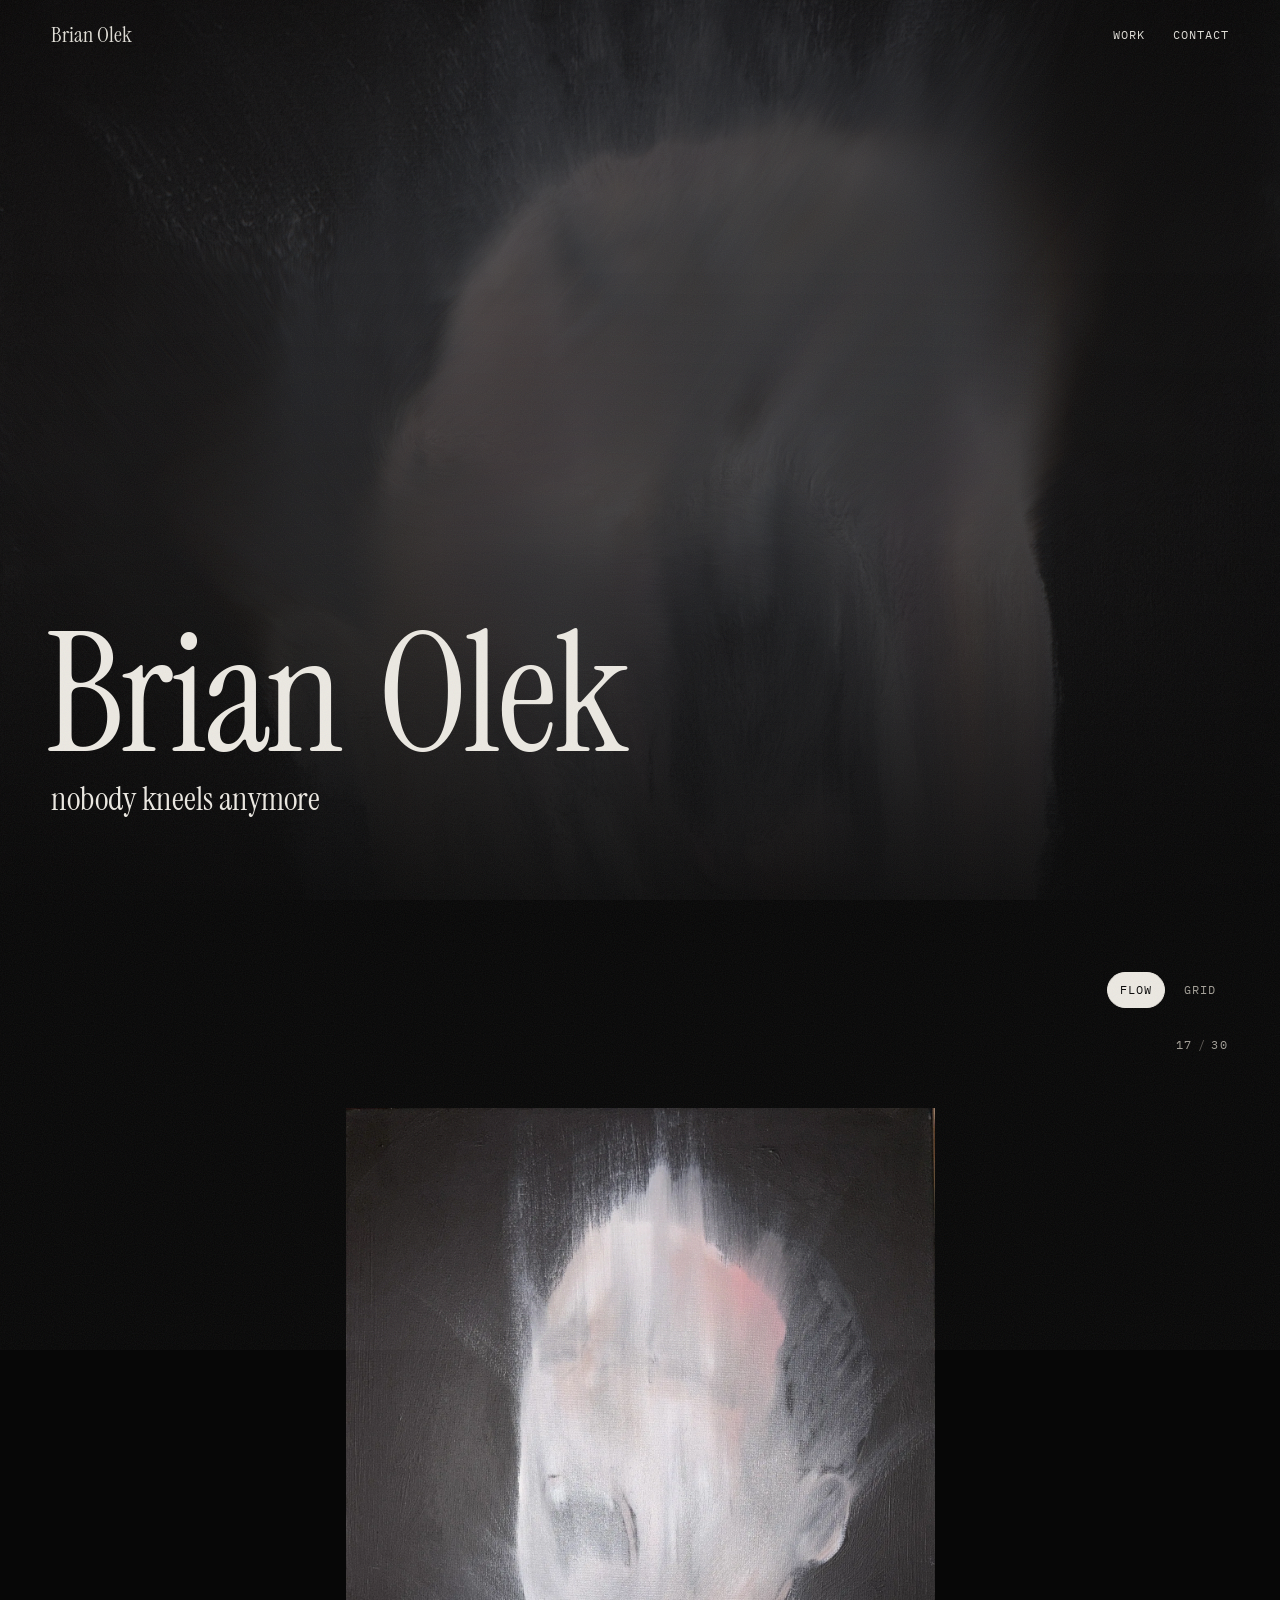
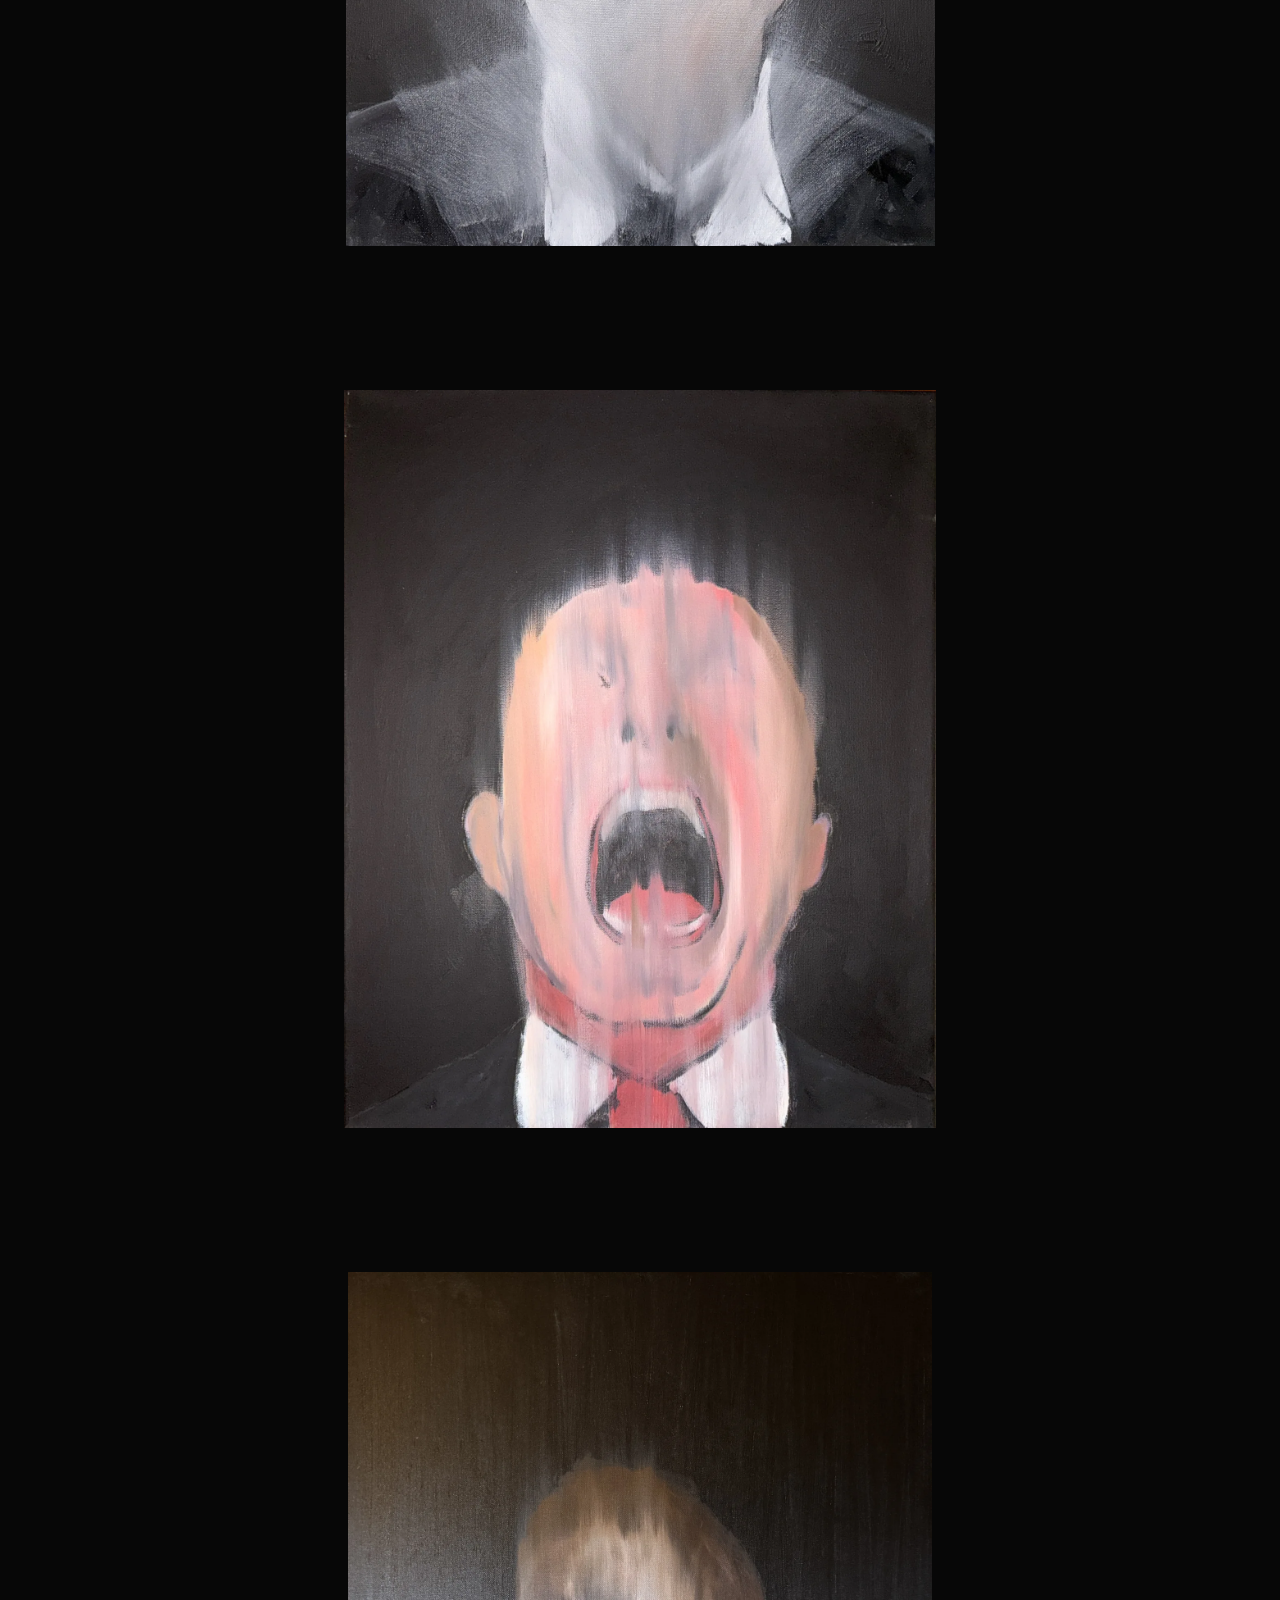
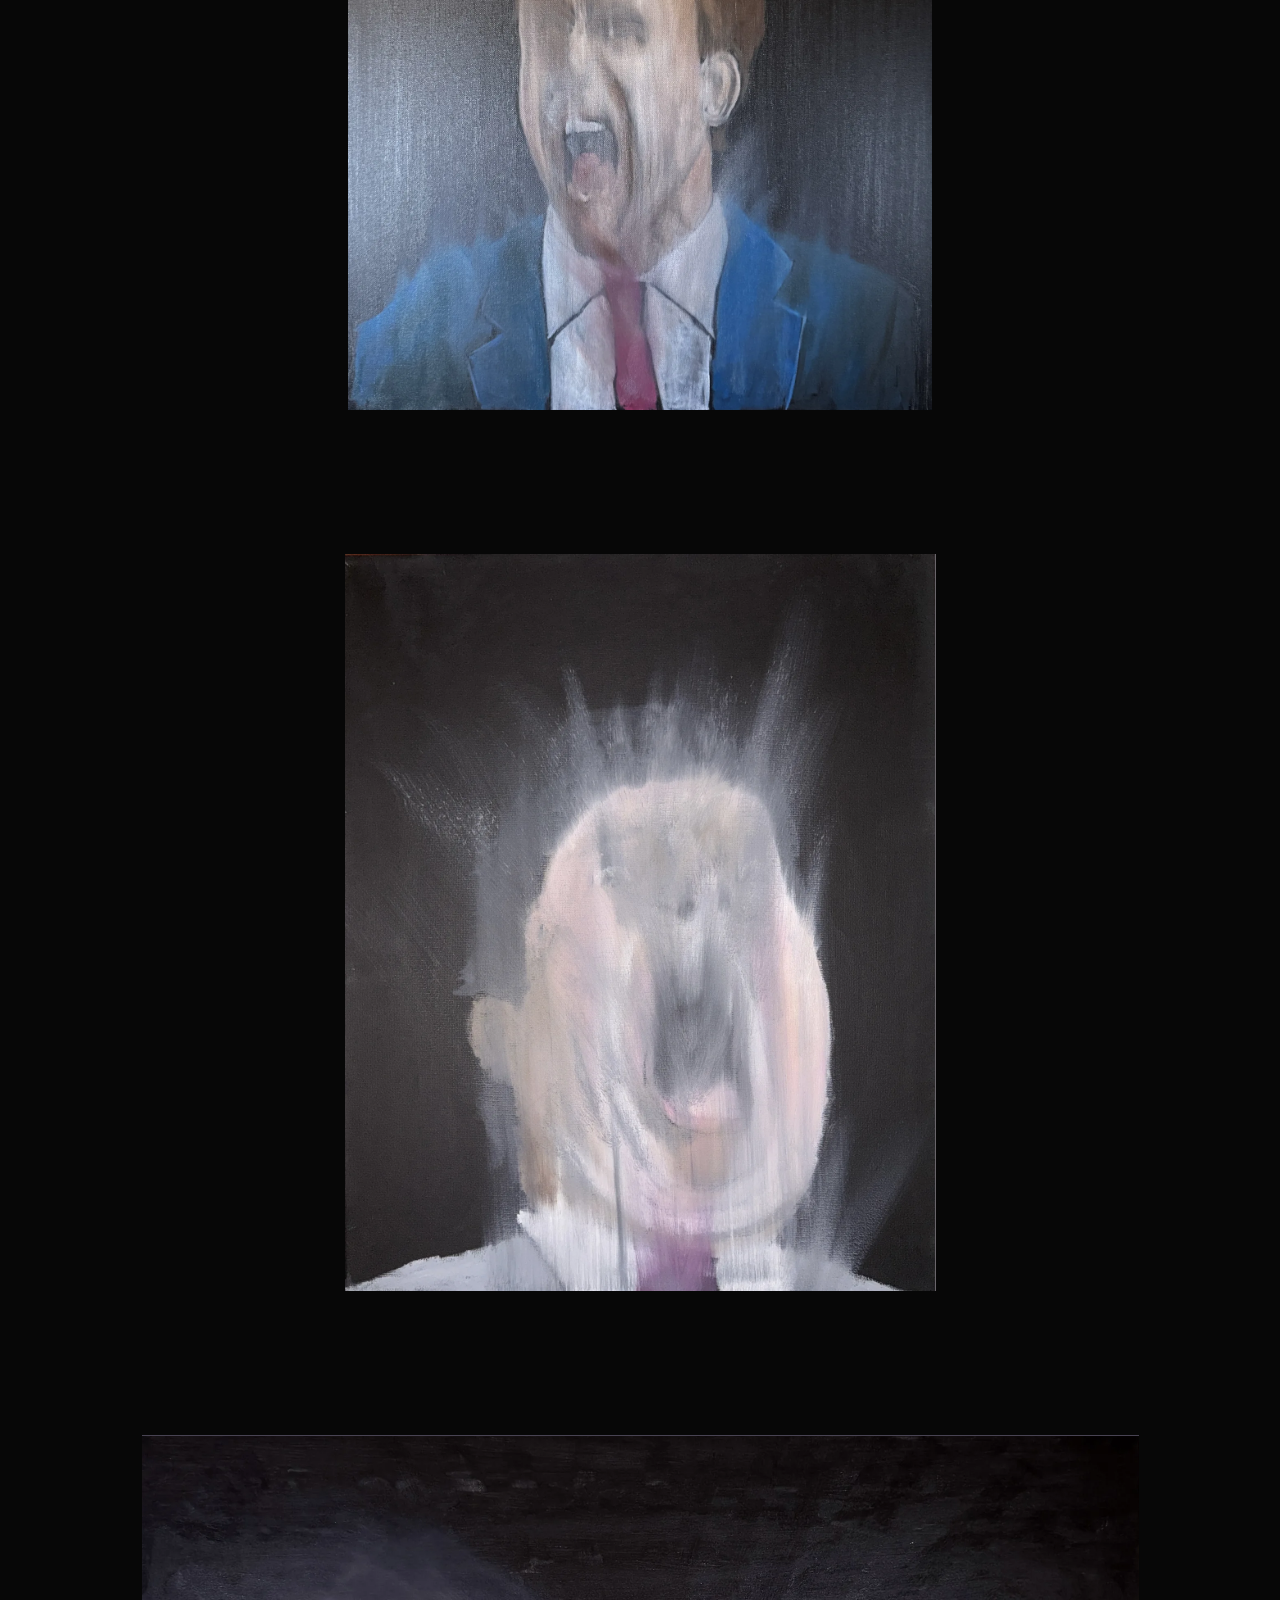
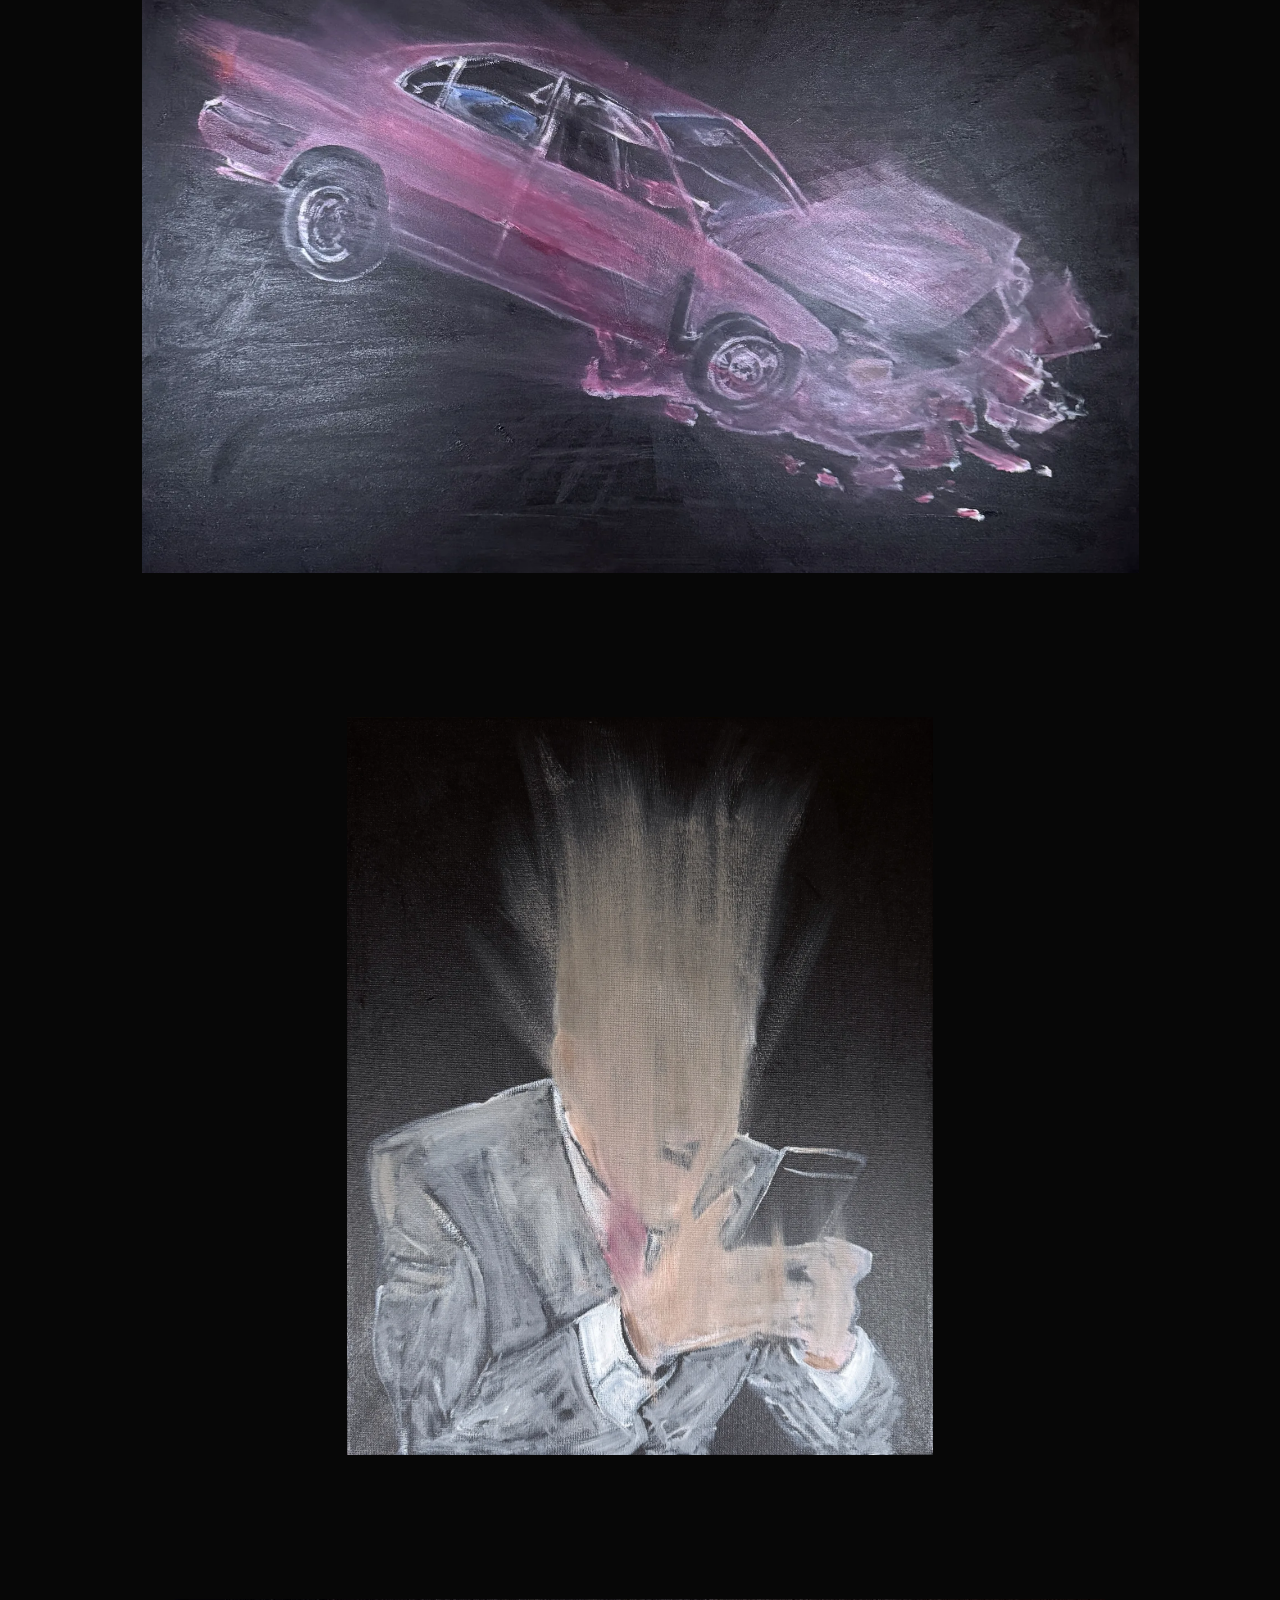
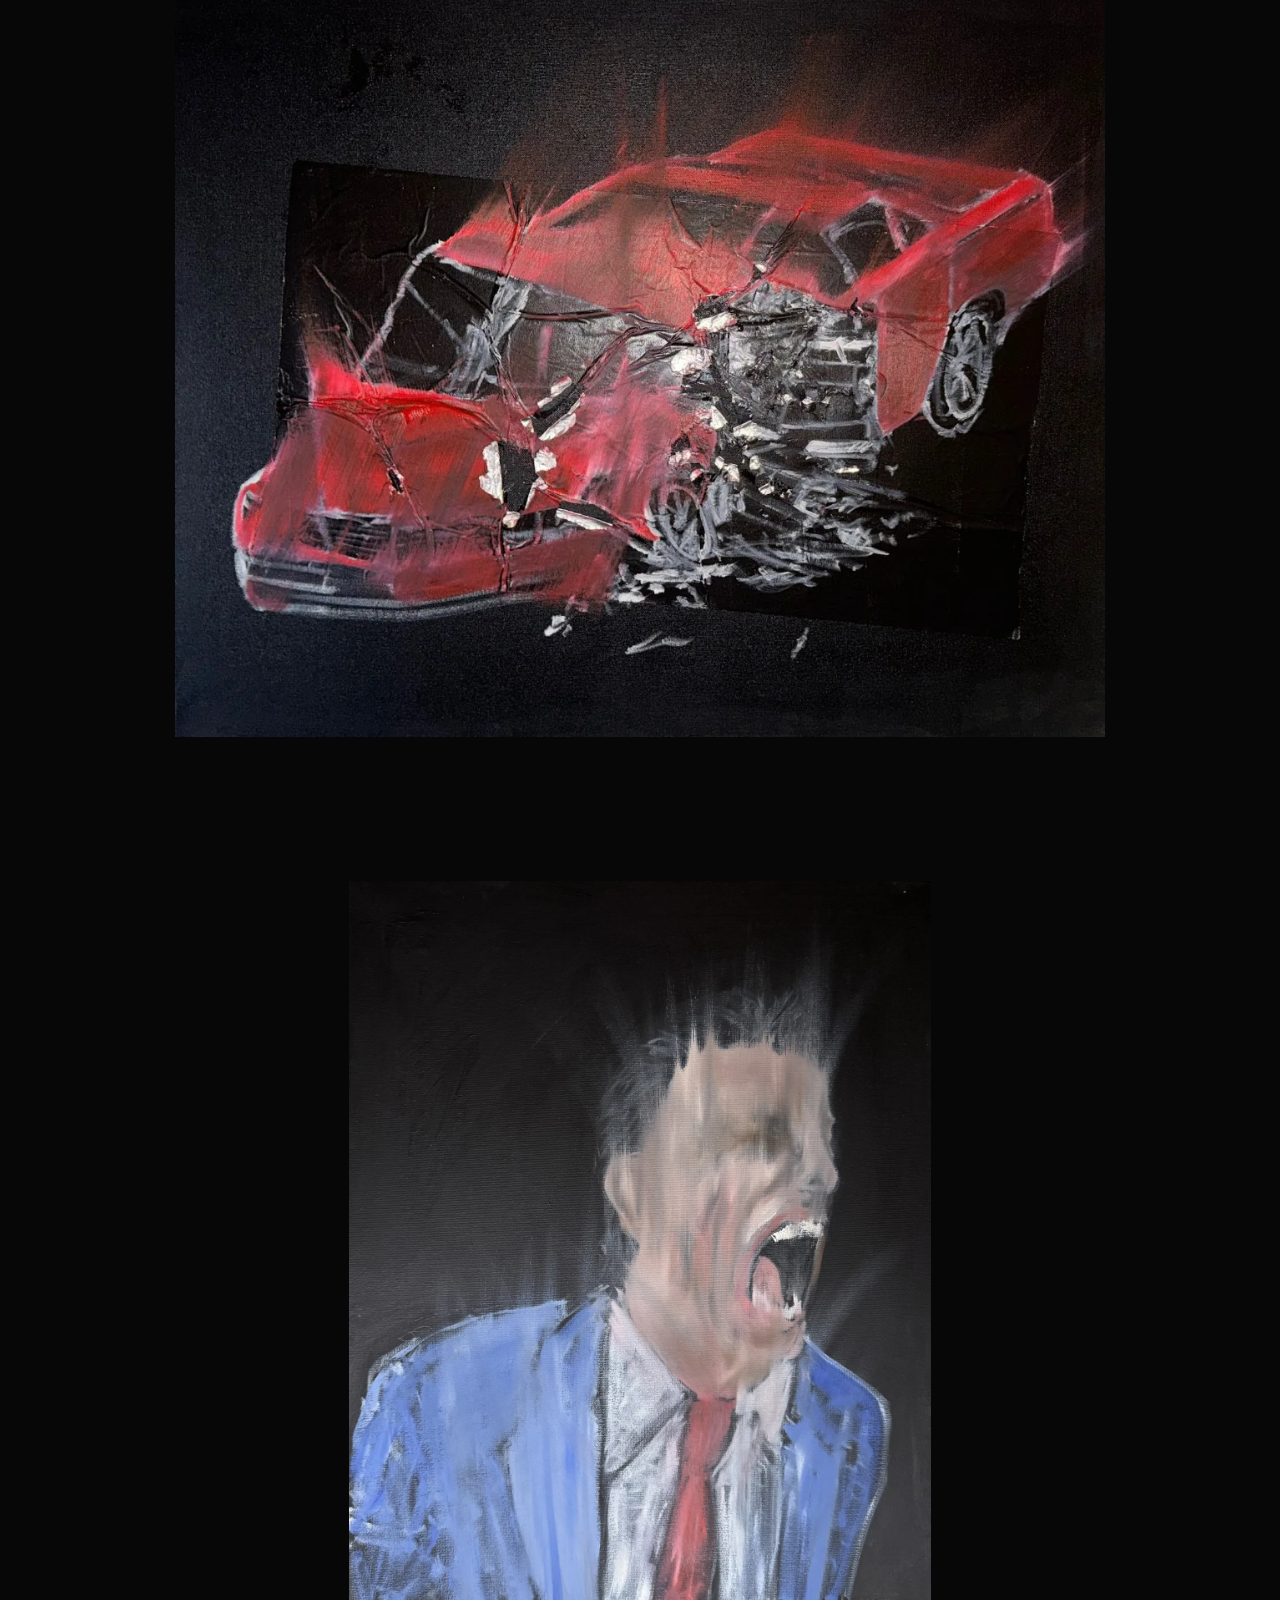
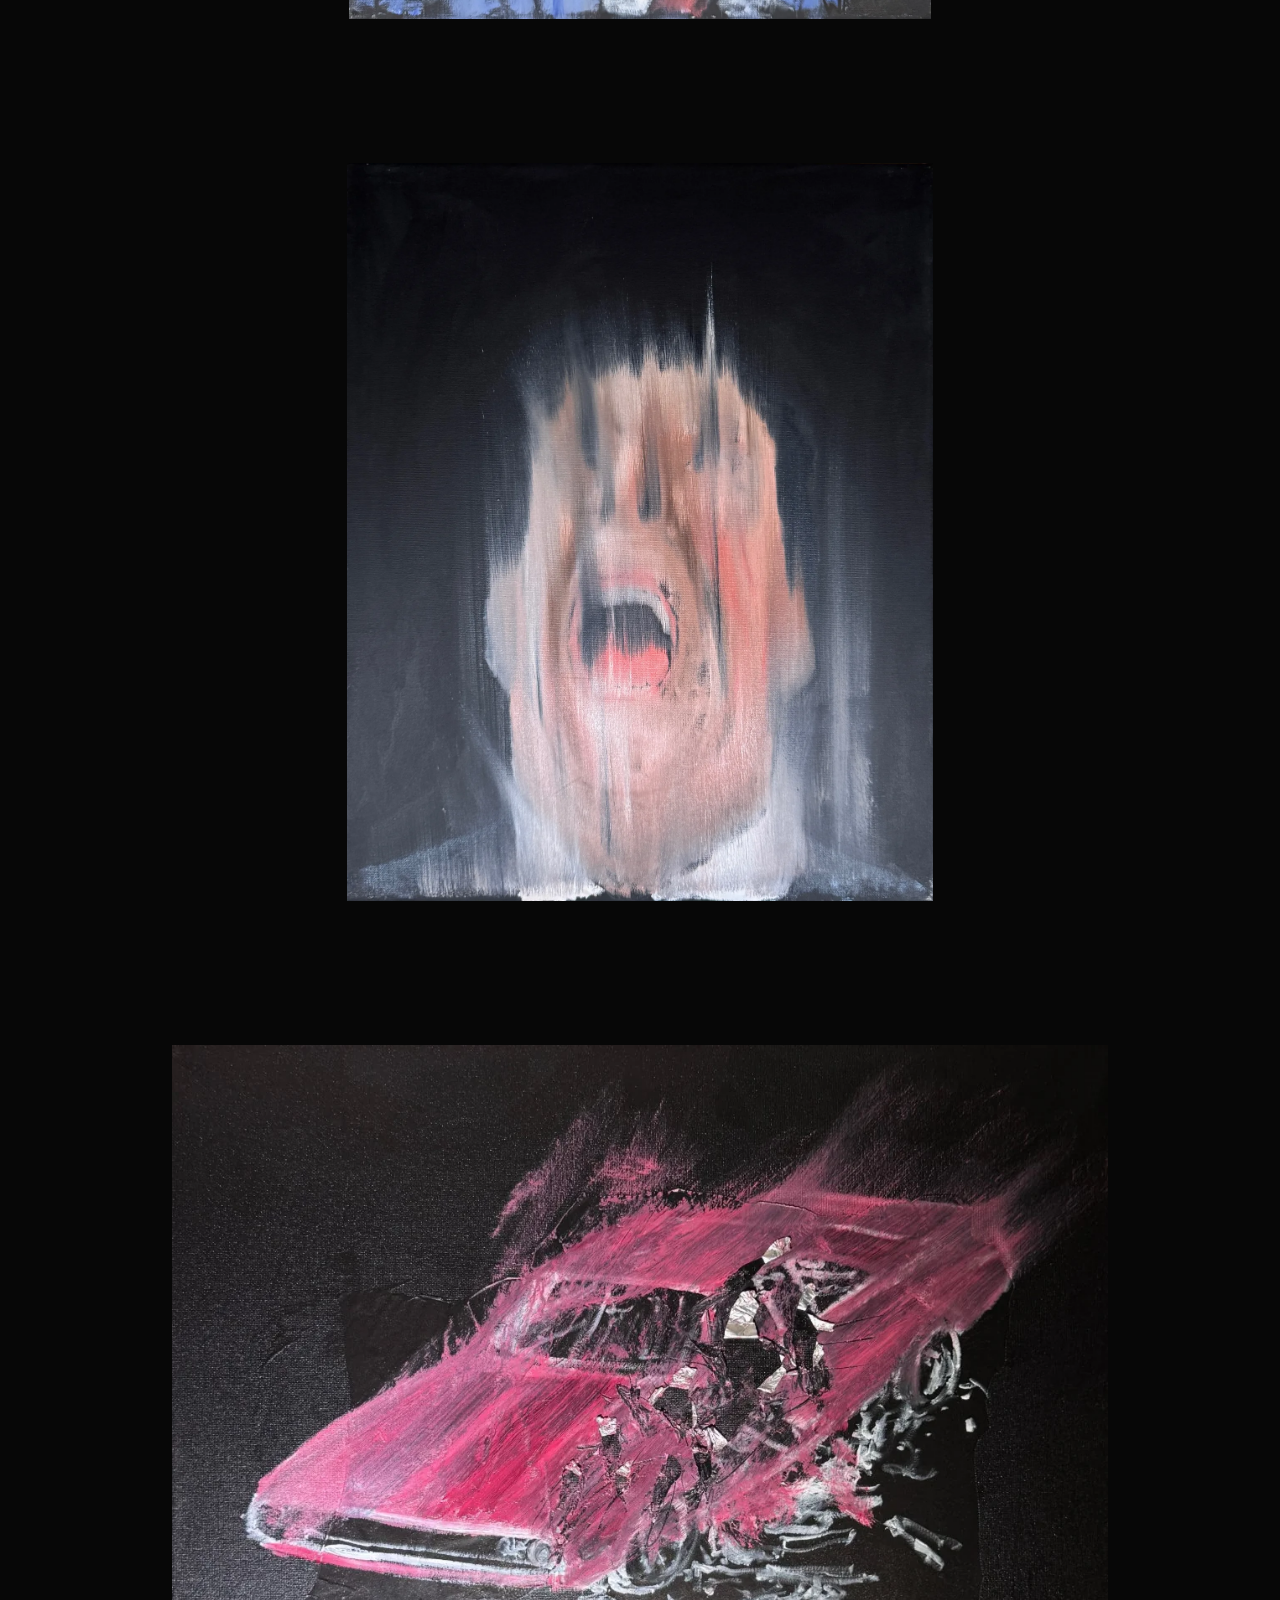
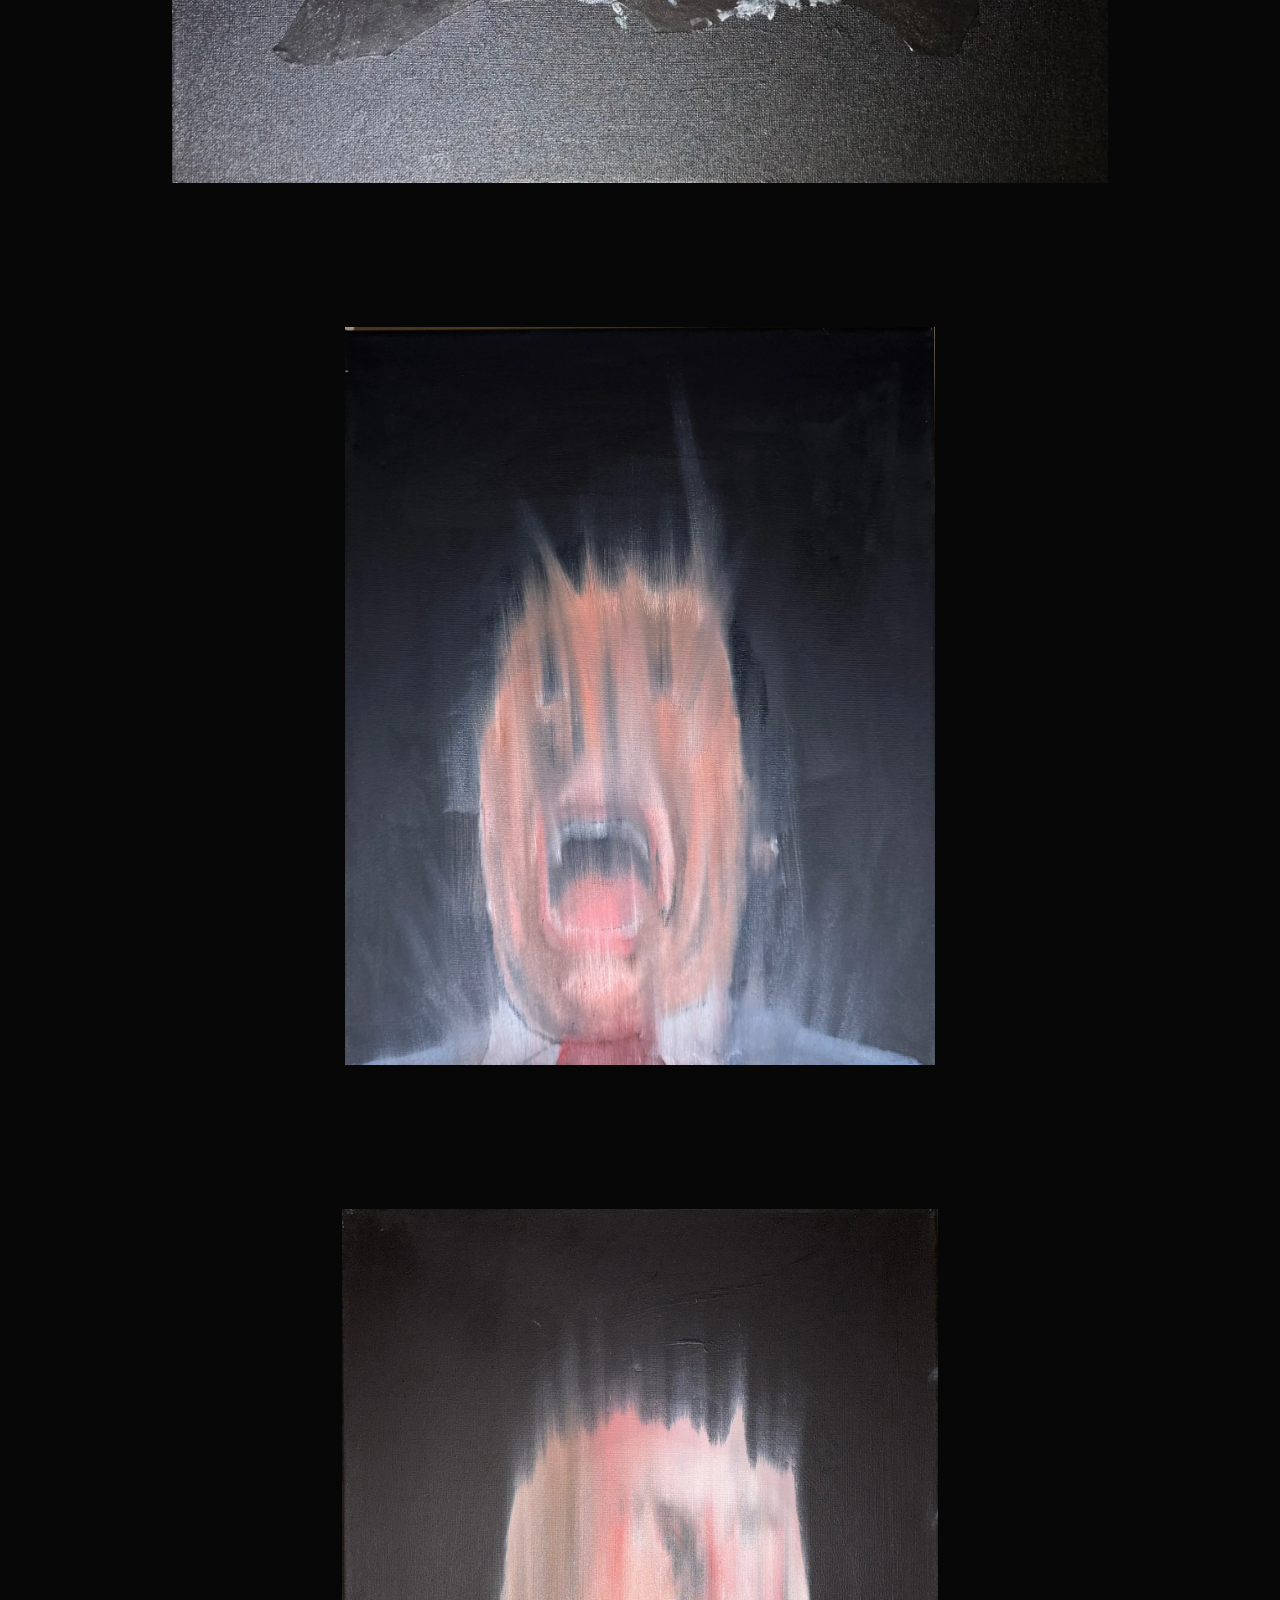
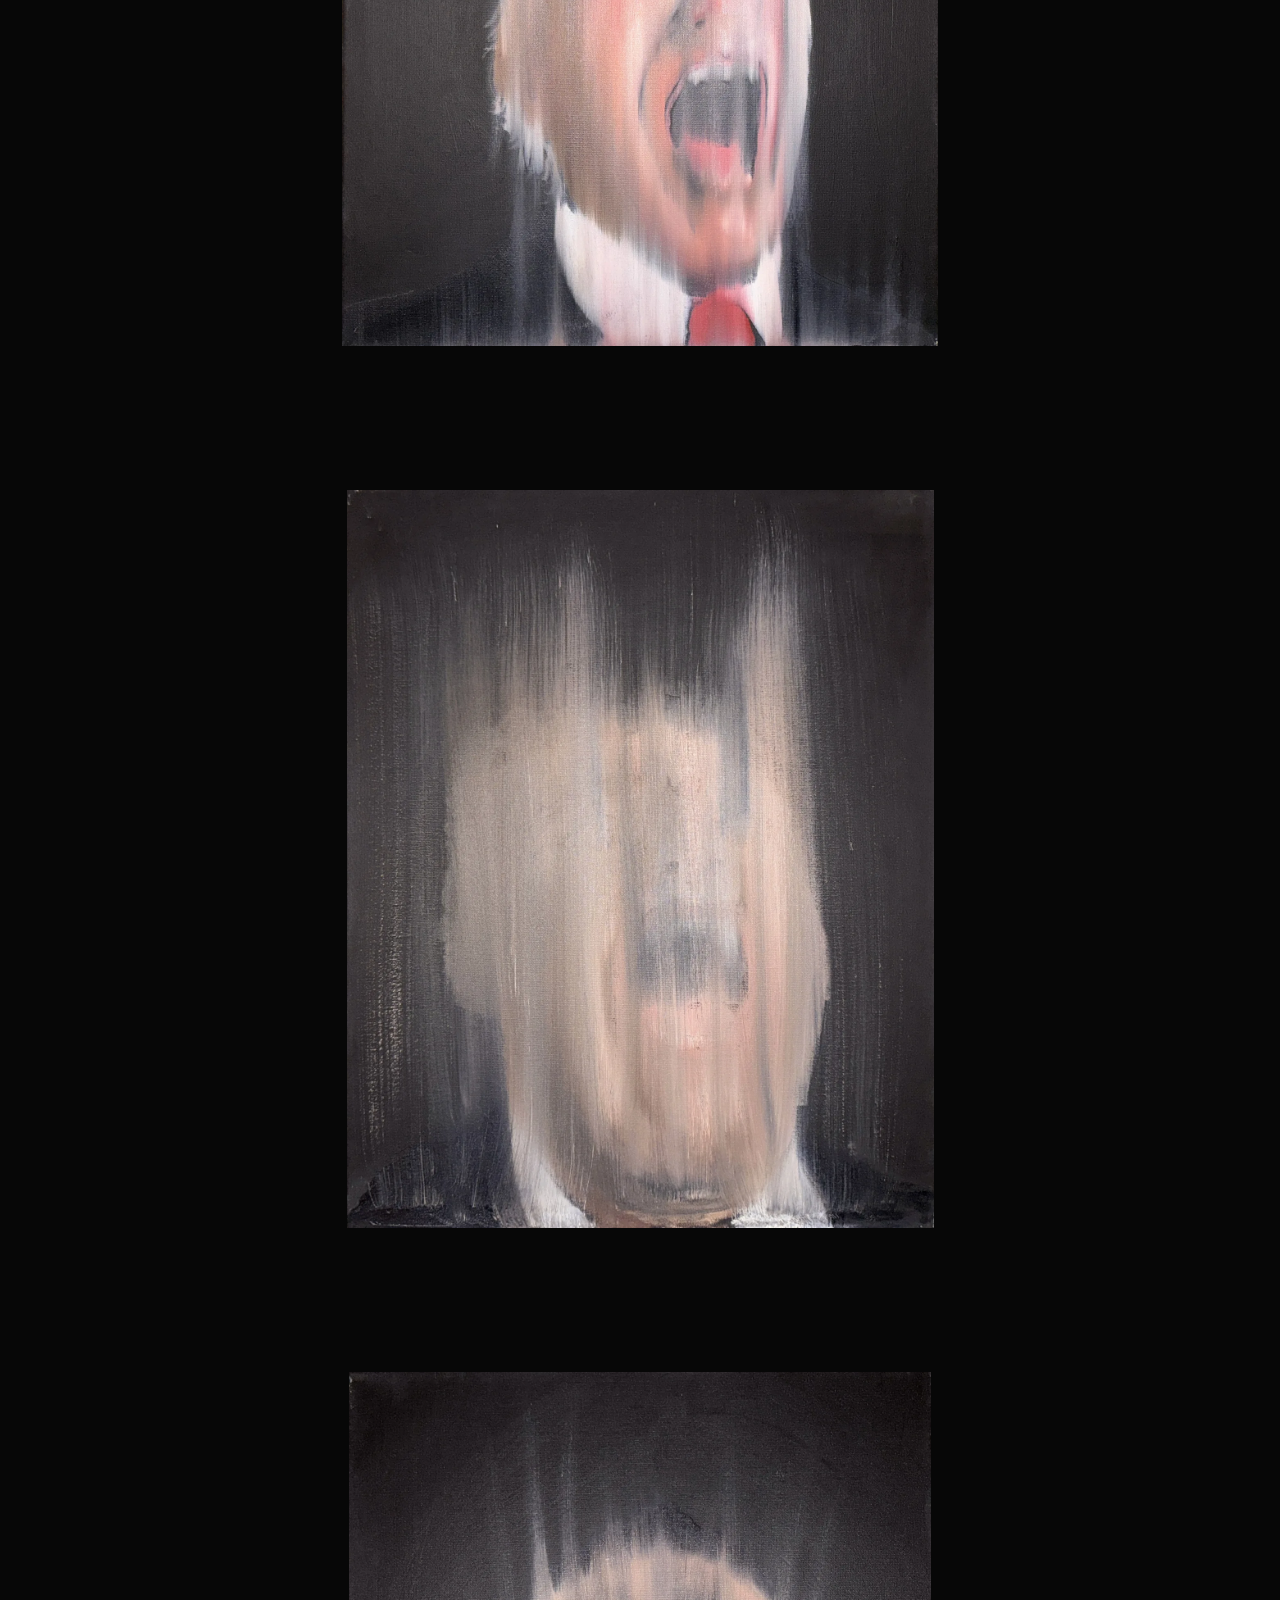
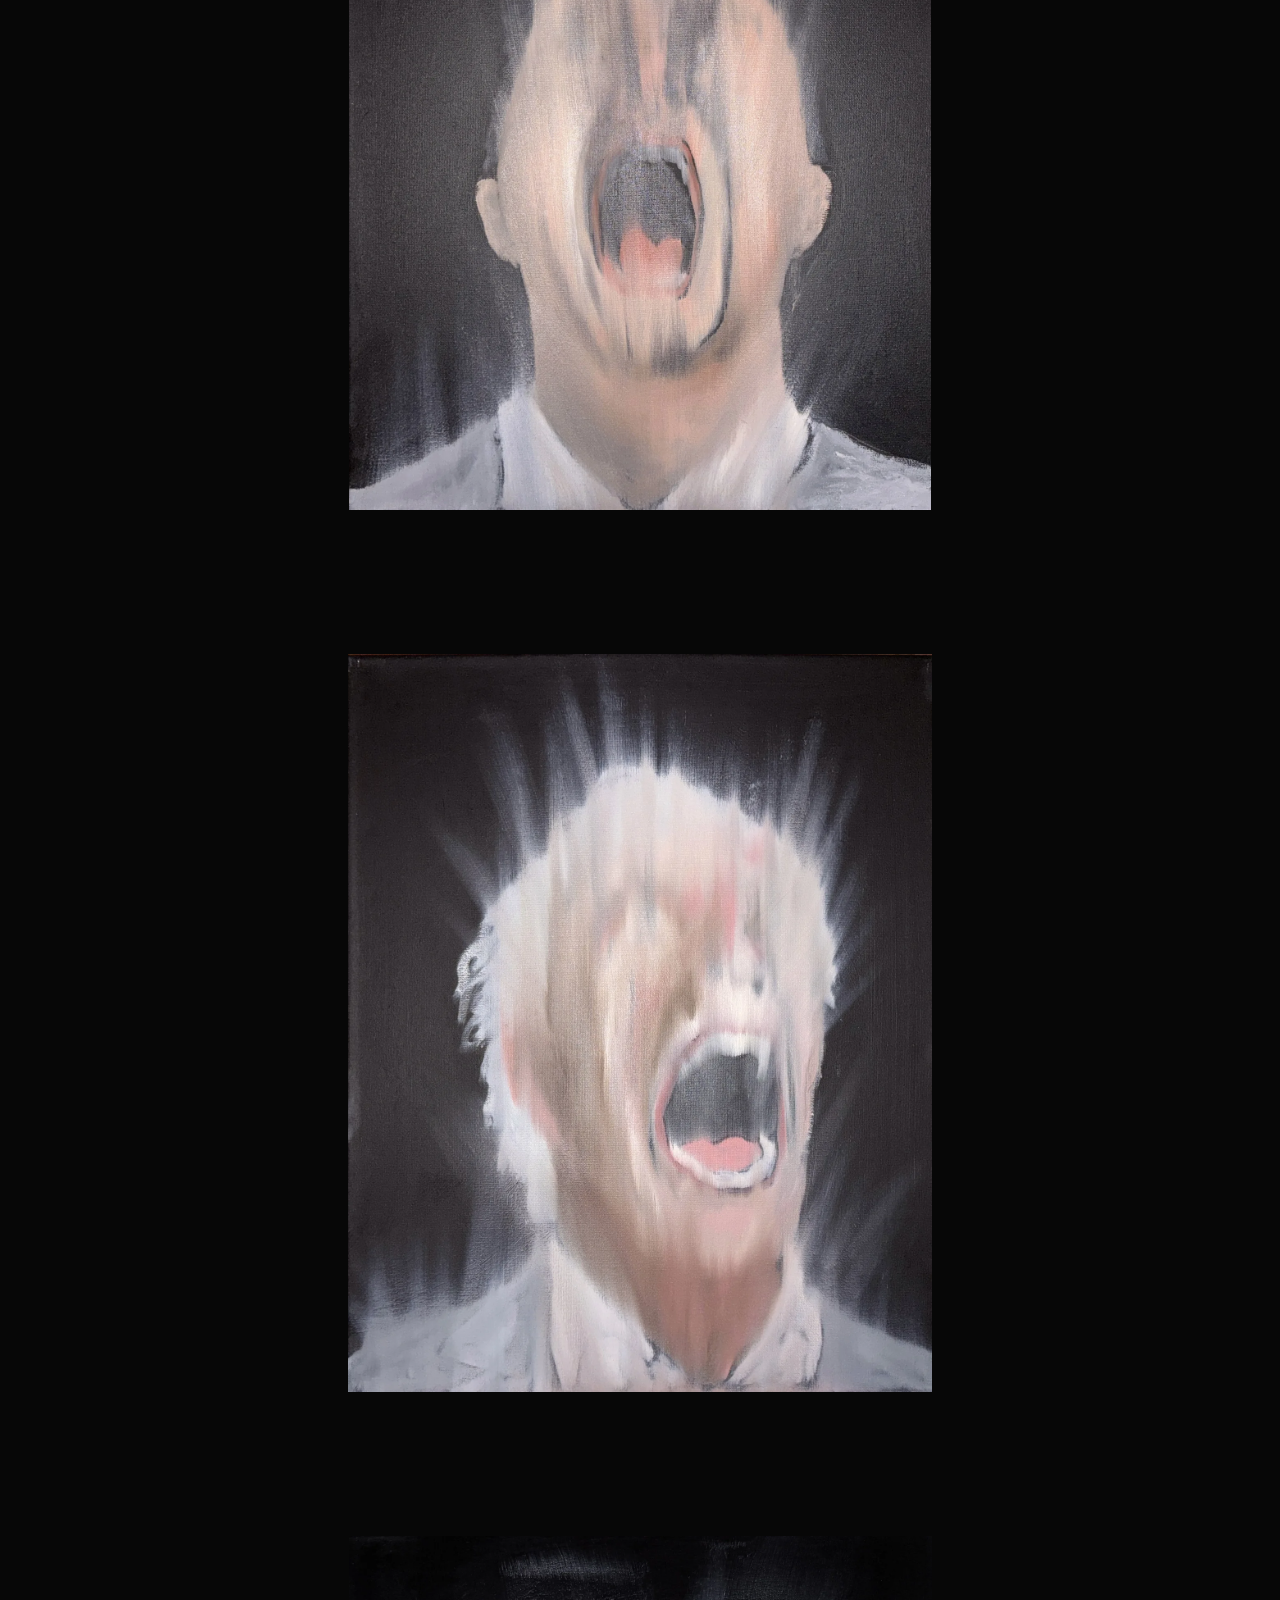
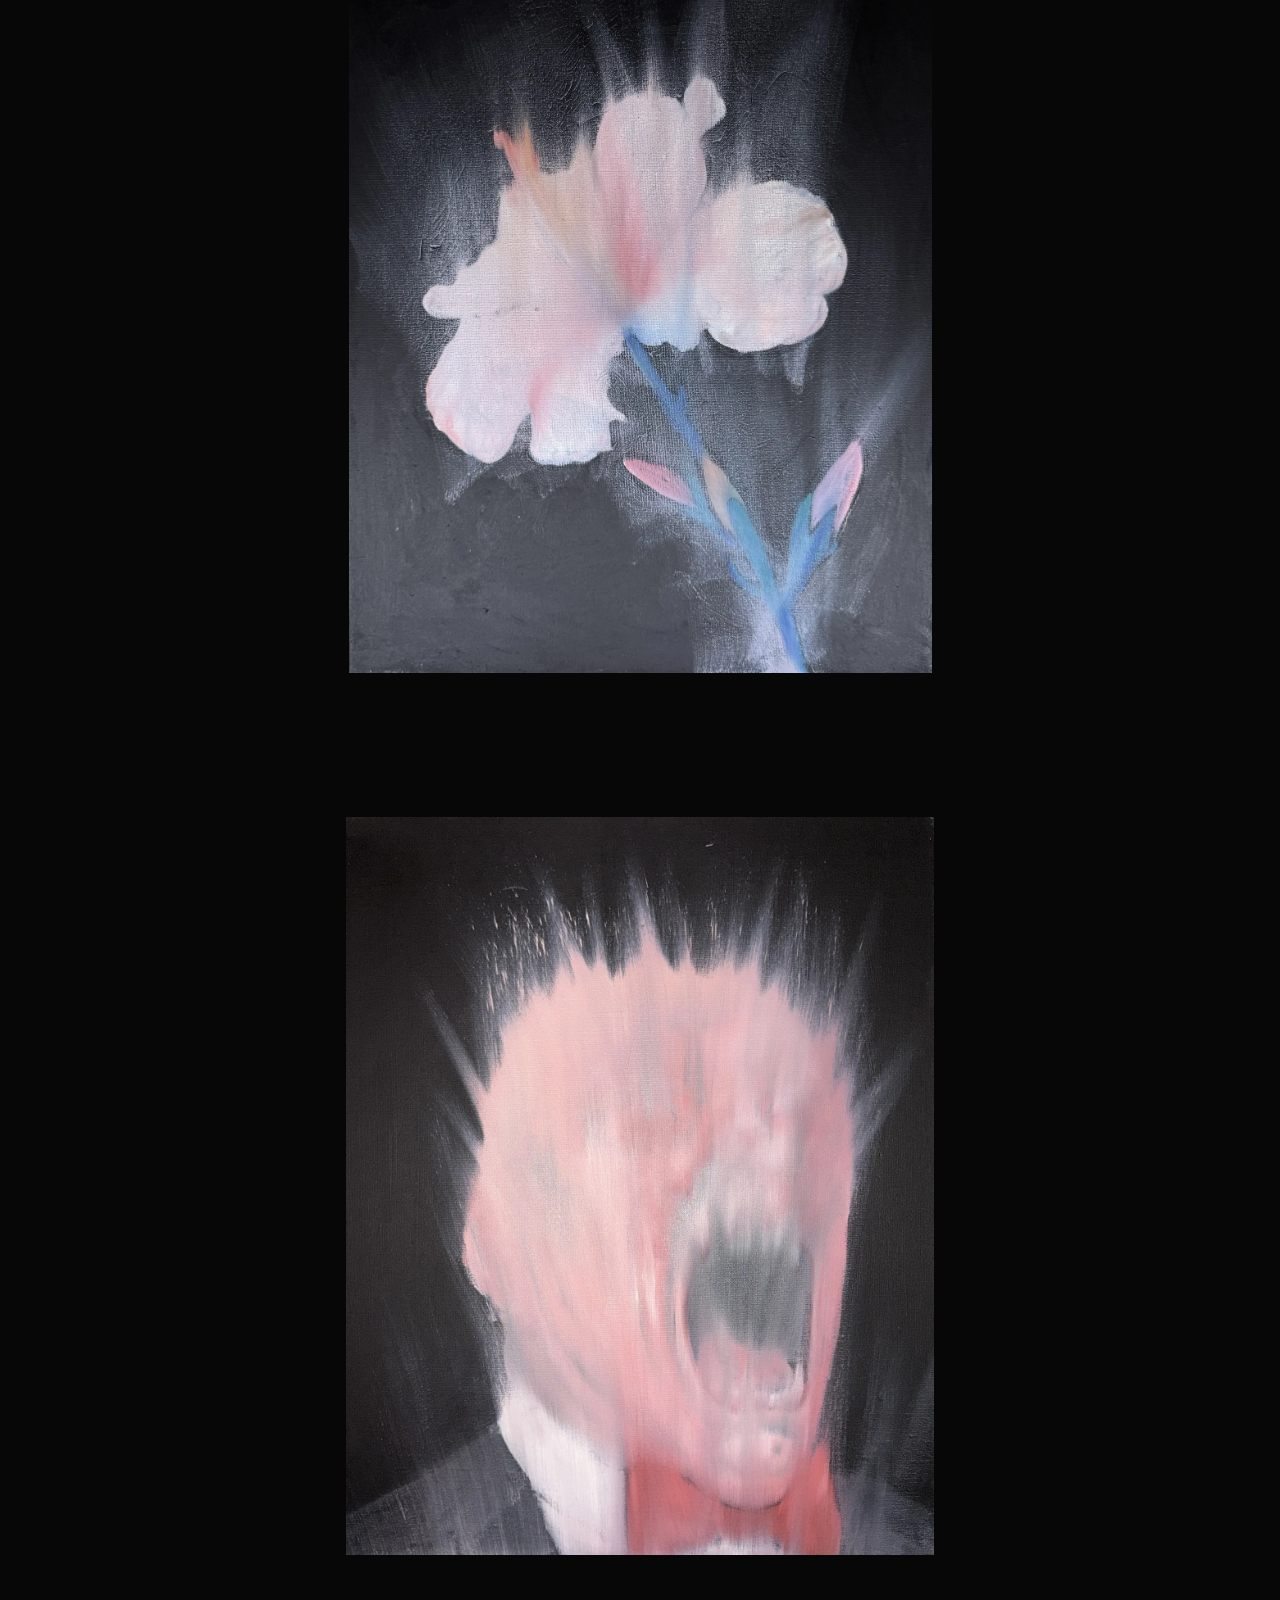
<file: index.html>
<!doctype html>
<html lang="en">
<head>
<meta charset="utf-8">
<meta name="viewport" content="width=device-width, initial-scale=1">
<title>Brian Olek</title>
<meta name="description" content="Brian Olek, painter.">
<meta property="og:title" content="Brian Olek">
<meta property="og:description" content="Brian Olek, painter.">
<meta property="og:image" content="img/full/w02.webp">
<meta name="theme-color" content="#070707">
<link rel="preconnect" href="https://fonts.googleapis.com">
<link rel="preconnect" href="https://fonts.gstatic.com" crossorigin>
<link href="https://fonts.googleapis.com/css2?family=Instrument+Serif:ital@0;1&family=IBM+Plex+Mono:wght@400;500&display=swap" rel="stylesheet">
<link rel="stylesheet" href="css/style.css">
<link rel="icon" href="data:image/svg+xml,<svg xmlns='http://www.w3.org/2000/svg' viewBox='0 0 32 32'><rect width='32' height='32' fill='%23070707'/><circle cx='16' cy='16' r='7' fill='%23d1232b'/></svg>">
</head>
<body>

<svg class="defs" aria-hidden="true" width="0" height="0">
  <filter id="vblur" x="-20%" y="-40%" width="140%" height="180%">
    <feGaussianBlur stdDeviation="0 22"/>
  </filter>
</svg>

<div class="progress" aria-hidden="true"></div>
<div class="grain" aria-hidden="true"></div>
<div class="cursor" aria-hidden="true"></div>

<header class="top">
  <a class="wordmark" href="#top">Brian Olek</a>
  <nav class="nav" aria-label="Main">
    <a href="#work">Work</a>
    <a href="#contact">Contact</a>
  </nav>
</header>

<main id="top">

  <section class="hero" aria-label="Introduction">
    <canvas class="smear" id="smear"></canvas>
    <div class="hero-copy">
      <h1 class="name" data-smear>Brian Olek</h1>
      <p class="lede">man living in world</p>
    </div>
  </section>

  <section class="work" id="work">
    <div class="work-head">
      <div class="views" role="group" aria-label="View">
        <button class="chip is-on" data-view="flow">Flow</button>
        <button class="chip" data-view="grid">Grid</button>
      </div>
    </div>
    <div class="counter" aria-hidden="true"><span id="counterNow">01</span><span class="counter-sep">/</span><span id="counterAll">30</span></div>
    <div class="works flow" id="works"></div>
  </section>

  <section class="contact" id="contact">
    <div class="contact-inner">
      <a class="mail" href="mailto:briandolek@gmail.com">briandolek@gmail.com</a>
    </div>
  </section>

</main>

<footer class="foot">
  <span>© <span id="year"></span> Brian Olek</span>
  <a href="#top" class="foot-top">Top</a>
</footer>

<div class="viewer" id="viewer" role="dialog" aria-modal="true" aria-label="Painting" hidden>
  <button class="viewer-close" id="viewerClose" aria-label="Close">×</button>
  <button class="viewer-nav prev" id="viewerPrev" aria-label="Previous">←</button>
  <button class="viewer-nav next" id="viewerNext" aria-label="Next">→</button>
  <figure class="viewer-fig">
    <img class="viewer-img" id="viewerImg" alt="">
  </figure>
</div>

<script src="js/lines.js"></script>
<script src="js/smear.js"></script>
<script src="js/main.js"></script>
</body>
</html>
</file>
<file: css/style.css>
/* Brian Olek — site styles. Dark ground, the paintings do the colour. */
:root {
  --bg: #070707;
  --bg-2: #0e0e0f;
  --ink: #ece9e2;
  --ink-2: #a39f97;
  --ink-3: #5e5b56;
  --red: #d1232b;
  --serif: "Instrument Serif", Georgia, "Times New Roman", serif;
  --mono: "IBM Plex Mono", ui-monospace, SFMono-Regular, Menlo, monospace;
  --sans: system-ui, -apple-system, "Helvetica Neue", Helvetica, Arial, sans-serif;
  --gutter: clamp(20px, 4vw, 64px);
  --ease: cubic-bezier(.2, .7, .1, 1);
}
* { box-sizing: border-box; }
html { scroll-behavior: smooth; background: var(--bg); color-scheme: dark; }
@media (prefers-reduced-motion: reduce) { html { scroll-behavior: auto; } }
body {
  margin: 0; background: var(--bg); color: var(--ink);
  font-family: var(--sans); font-size: 16px; line-height: 1.5;
  -webkit-font-smoothing: antialiased; overflow-x: hidden;
}
a { color: inherit; text-decoration: none; }
button { font: inherit; color: inherit; background: none; border: 0; padding: 0; cursor: pointer; }
img { display: block; max-width: 100%; height: auto; }
.defs { position: absolute; }

/* progress + grain + cursor */
.progress { position: fixed; top: 0; left: 0; height: 2px; width: 100%; background: var(--red); transform-origin: 0 0; transform: scaleX(0); z-index: 60; pointer-events: none; }
.grain {
  position: fixed; inset: -50%; width: 200%; height: 200%; pointer-events: none; z-index: 50; opacity: .07;
  background-image: url("data:image/svg+xml,%3Csvg xmlns='http://www.w3.org/2000/svg' width='240' height='240'%3E%3Cfilter id='n'%3E%3CfeTurbulence type='fractalNoise' baseFrequency='.9' numOctaves='2' stitchTiles='stitch'/%3E%3C/filter%3E%3Crect width='100%25' height='100%25' filter='url(%23n)'/%3E%3C/svg%3E");
  animation: grain 1.2s steps(6) infinite;
}
@keyframes grain {
  0% { transform: translate(0,0); } 20% { transform: translate(-3%,2%); } 40% { transform: translate(2%,-4%); }
  60% { transform: translate(-4%,-1%); } 80% { transform: translate(3%,3%); } 100% { transform: translate(-1%,4%); }
}
.cursor { display: none; }
@media (pointer: fine) {
  .cursor {
    display: block; position: fixed; left: 0; top: 0; width: 14px; height: 14px; margin: -7px 0 0 -7px;
    border: 1px solid var(--ink); border-radius: 50%; pointer-events: none; z-index: 70; mix-blend-mode: difference;
    transition: width .25s var(--ease), height .25s var(--ease), margin .25s var(--ease), background .25s, opacity .3s;
    opacity: 0;
  }
  body.has-cursor .cursor { opacity: 1; }
  body.cursor-hot .cursor { width: 44px; height: 44px; margin: -22px 0 0 -22px; background: rgba(255,255,255,.15); }
  body.cursor-hidden .cursor { opacity: 0; }
}
@media (prefers-reduced-motion: reduce) { .grain { animation: none; } }

/* header */
.top {
  position: fixed; top: 0; left: 0; right: 0; z-index: 40;
  display: flex; align-items: center; justify-content: space-between;
  padding: 18px var(--gutter); mix-blend-mode: difference;
  font-family: var(--mono); font-size: 12px; letter-spacing: .08em; text-transform: uppercase;
}
.wordmark { font-family: var(--serif); font-size: 22px; letter-spacing: 0; text-transform: none; }
.nav { display: flex; gap: 28px; }
.nav a { position: relative; padding: 4px 0; }
.nav a::after { content: ""; position: absolute; left: 0; right: 100%; bottom: 0; height: 1px; background: currentColor; transition: right .35s var(--ease); }
.nav a:hover::after, .nav a.is-here::after { right: 0; }

/* hero */
.hero { position: relative; height: 100svh; min-height: 560px; overflow: hidden; display: flex; align-items: flex-end; }
.smear { position: absolute; inset: 0; width: 100%; height: 100%; display: block; }
.hero::after { content: ""; position: absolute; inset: 0; background: linear-gradient(to top, rgba(7,7,7,.85) 0%, rgba(7,7,7,.2) 40%, rgba(7,7,7,0) 70%); pointer-events: none; }
.hero-copy { position: relative; z-index: 2; padding: 0 var(--gutter) clamp(48px, 9vh, 120px); max-width: 1100px; pointer-events: none; }
.name {
  font-family: var(--serif); font-weight: 400; margin: 0 0 8px -0.04em;
  font-size: clamp(64px, 13vw, 200px); line-height: .92; letter-spacing: -.02em;
}
.name span { display: inline-block; will-change: transform, filter; transition: transform .6s var(--ease), filter .6s var(--ease), opacity .6s; }
.name .sp { width: .22em; }
.tagline { font-family: var(--mono); font-size: 12px; letter-spacing: .14em; text-transform: uppercase; color: var(--ink-2); margin: 0 0 18px; }
.lede { font-family: var(--serif); font-size: clamp(22px, 2.6vw, 34px); line-height: 1.2; margin: 0; max-width: 20ch; color: var(--ink); }
.hero-hint { position: absolute; right: var(--gutter); bottom: clamp(48px, 9vh, 120px); z-index: 2; display: flex; flex-direction: column; align-items: flex-end; gap: 10px; font-family: var(--mono); font-size: 11px; letter-spacing: .14em; text-transform: uppercase; color: var(--ink-2); }
.hero-scroll { padding-top: 22px; position: relative; }
.hero-scroll::before { content: ""; position: absolute; top: 0; right: 0; width: 1px; height: 16px; background: var(--ink-2); animation: drop 1.8s var(--ease) infinite; }
@keyframes drop { 0% { transform: scaleY(0); transform-origin: top; } 50% { transform: scaleY(1); transform-origin: top; } 51% { transform-origin: bottom; } 100% { transform: scaleY(0); transform-origin: bottom; } }
.hero-caption { position: absolute; left: var(--gutter); top: 70px; z-index: 2; margin: 0; font-family: var(--mono); font-size: 11px; letter-spacing: .1em; text-transform: uppercase; color: var(--ink-3); }
@media (max-width: 720px) { .hero-hint { display: none; } .hero-caption { top: 64px; } }
@media (hover: none) { .hero-hint span:first-child { display: none; } }

/* sections */
.section-title { font-family: var(--mono); font-weight: 400; font-size: 12px; letter-spacing: .16em; text-transform: uppercase; color: var(--ink-2); margin: 0; }
.work { position: relative; padding: clamp(48px, 8vh, 96px) 0 0; background: var(--bg); }
.work-head { display: flex; justify-content: flex-end; padding: 0 var(--gutter) 28px; }
.controls { display: flex; gap: 32px; flex-wrap: wrap; }
.filters, .views { display: flex; gap: 6px; }
.chip { font-family: var(--mono); font-size: 12px; letter-spacing: .08em; text-transform: uppercase; padding: 8px 12px; color: var(--ink-2); border: 1px solid transparent; border-radius: 999px; transition: color .25s, border-color .25s, background .25s; }
.chip:hover { color: var(--ink); }
.chip.is-on { color: var(--ink); border-color: var(--ink-3); }
.views .chip.is-on { background: var(--ink); color: var(--bg); border-color: var(--ink); }
.counter { position: sticky; top: 50%; height: 0; z-index: 5; padding: 0 var(--gutter); font-family: var(--mono); font-size: 12px; letter-spacing: .14em; color: var(--ink-2); pointer-events: none; display: flex; justify-content: flex-end; transition: opacity .3s; }
.counter-sep { padding: 0 .4em; color: var(--ink-3); }
.works.grid ~ .counter, .work.is-grid .counter { opacity: 0; }

/* flow view */
.works { padding-bottom: 12vh; }
.works.flow .piece { display: flex; align-items: center; justify-content: center; padding: 8vh var(--gutter); min-height: 90svh; }
.piece-fig { margin: 0; position: relative; justify-self: center; width: 100%; }
.piece-fig button { display: block; width: 100%; position: relative; }
.piece-fig .ratio { position: relative; width: 100%; aspect-ratio: var(--ar, 4 / 5); background: var(--bg-2); overflow: hidden; }
.piece-fig img { position: absolute; inset: 0; width: 100%; height: 100%; object-fit: contain; }
.piece-fig .sharp { opacity: 0; transform: translateY(24px) scale(1.01); transition: opacity 1.1s var(--ease), transform 1.3s var(--ease); }
.piece-fig .blurred { opacity: 1; filter: url(#vblur); transform: translateY(-10px) scaleY(1.06); transition: opacity 1.1s var(--ease), transform 1.3s var(--ease); }
.piece.in .sharp { opacity: 1; transform: none; }
.piece.in .blurred { opacity: 0; transform: translateY(-40px) scaleY(1.12); }
.works.flow .piece-fig { max-height: 82svh; }
.works.flow .piece-fig .ratio { max-height: 82svh; margin: 0 auto; }
.piece-cap { font-family: var(--mono); font-size: 12px; letter-spacing: .06em; color: var(--ink-2); line-height: 1.7; opacity: 0; transform: translateY(12px); transition: opacity .9s var(--ease) .25s, transform .9s var(--ease) .25s; }
.piece.in .piece-cap { opacity: 1; transform: none; }
.piece-cap .t { font-family: var(--serif); font-size: clamp(26px, 3vw, 44px); letter-spacing: -.01em; color: var(--ink); line-height: 1.05; display: block; margin-bottom: 10px; }
.piece-cap .t em { font-style: italic; color: var(--ink-2); }
.piece-cap .n { color: var(--ink-3); display: block; margin-top: 8px; }
.piece-cap .idx { color: var(--ink-3); display: block; margin-bottom: 14px; }
@media (max-width: 820px) {
  .works.flow .piece { min-height: 0; padding: 10vh var(--gutter); }
  .works.flow .piece-fig .ratio { max-height: 70svh; }
  .counter { display: none; }
}

/* grid view */
.works.grid { display: grid; grid-template-columns: repeat(auto-fill, minmax(min(280px, 100%), 1fr)); gap: 3px; padding: 0 var(--gutter) 12vh; }
.works.grid .piece { aspect-ratio: 4/5; background: var(--bg-2); position: relative; overflow: hidden; }
.works.grid .piece-fig, .works.grid .piece-fig button, .works.grid .ratio { position: absolute; inset: 0; width: 100%; height: 100%; aspect-ratio: auto; max-width: none !important; }
.works.grid .piece-fig img { object-fit: cover; transition: transform .8s var(--ease), opacity .8s; }
.works.grid .blurred { display: none; }
.works.grid .sharp { opacity: 1; transform: none; }
.works.grid .piece:hover img { transform: scale(1.04); }
.works.grid .piece-cap { position: absolute; left: 0; right: 0; bottom: 0; padding: 14px; opacity: 0; transform: translateY(6px); background: linear-gradient(to top, rgba(7,7,7,.9), rgba(7,7,7,0)); transition: opacity .35s, transform .35s var(--ease); pointer-events: none; }
.works.grid .piece:hover .piece-cap, .works.grid .piece:focus-within .piece-cap { opacity: 1; transform: none; }
.works.grid .piece-cap .t { font-size: 20px; margin-bottom: 2px; }
.works.grid .piece-cap .idx, .works.grid .piece-cap .n { display: none; }
.works .piece.is-hidden { display: none !important; }

/* about + contact */
.about { padding: clamp(80px, 14vh, 160px) var(--gutter); background: var(--bg-2); }
.about-inner, .contact-inner { max-width: 880px; margin: 0 auto; }
.statement { margin-top: 32px; }
.statement .big { font-family: var(--serif); font-size: clamp(34px, 5vw, 72px); line-height: 1.02; letter-spacing: -.015em; margin: 0 0 32px; }
.statement p { font-size: clamp(17px, 1.5vw, 21px); line-height: 1.55; color: var(--ink); max-width: 60ch; margin: 0 0 20px; }
.statement .meta { font-family: var(--mono); font-size: 12px; letter-spacing: .1em; text-transform: uppercase; color: var(--ink-2); margin-top: 40px; }
.contact { padding: clamp(120px, 24vh, 260px) var(--gutter); text-align: center; }
.contact-line { font-family: var(--serif); font-size: clamp(26px, 3.4vw, 48px); line-height: 1.15; margin: 28px 0 18px; }
.mail { position: relative; white-space: nowrap; font-family: var(--serif); font-size: clamp(26px, 4vw, 56px); line-height: 1.1; }
.mail::after { content: ""; position: absolute; left: 0; right: 0; bottom: .02em; height: 2px; background: var(--red); transform: scaleX(1); transform-origin: left; transition: transform .4s var(--ease); }
.mail:hover::after { transform: scaleX(0); transform-origin: right; }
.contact-small { color: var(--ink-2); max-width: 56ch; }

.foot { display: flex; justify-content: space-between; gap: 20px; flex-wrap: wrap; padding: 28px var(--gutter) 40px; font-family: var(--mono); font-size: 11px; letter-spacing: .1em; text-transform: uppercase; color: var(--ink-3); border-top: 1px solid #161616; }
.foot-top:hover { color: var(--ink); }

/* viewer */
.viewer { position: fixed; inset: 0; z-index: 80; background: rgba(7,7,7,.96); display: flex; align-items: center; justify-content: center; opacity: 0; transition: opacity .35s; }
.viewer.is-open { opacity: 1; }
.viewer[hidden] { display: none; }
.viewer-fig { margin: 0; width: 100%; height: 100%; display: flex; flex-direction: column; align-items: center; justify-content: center; padding: 56px var(--gutter) 40px; gap: 16px; }
.viewer-img { max-width: 100%; max-height: calc(100svh - 150px); object-fit: contain; transform: translateY(20px); filter: url(#vblur); opacity: 0; transition: transform .8s var(--ease), opacity .6s; }
.viewer.is-open .viewer-img { transform: none; opacity: 1; filter: none; }
.viewer.is-open .viewer-img { transition: transform .8s var(--ease), opacity .6s, filter .8s; }
.viewer-cap { font-family: var(--mono); font-size: 12px; letter-spacing: .08em; color: var(--ink-2); text-align: center; }
.viewer-cap .t { font-family: var(--serif); font-size: 24px; color: var(--ink); letter-spacing: 0; display: block; margin-bottom: 4px; }
.viewer-close, .viewer-nav { position: absolute; font-family: var(--mono); font-size: 22px; color: var(--ink-2); padding: 14px 18px; transition: color .25s; z-index: 2; }
.viewer-close:hover, .viewer-nav:hover { color: var(--ink); }
.viewer-close { top: 10px; right: var(--gutter); font-size: 30px; }
.viewer-nav.prev { left: var(--gutter); top: 50%; transform: translateY(-50%); }
.viewer-nav.next { right: var(--gutter); top: 50%; transform: translateY(-50%); }
@media (max-width: 720px) { .viewer-nav { top: auto; bottom: 8px; transform: none; } }

@media (prefers-reduced-motion: reduce) {
  .piece-fig .blurred { display: none; }
  .piece-fig .sharp, .piece-cap { opacity: 1; transform: none; transition: none; }
  .viewer-img { filter: none; }
  .name span { transition: none; }
}

@media (max-width: 600px) {
  .works.grid { grid-template-columns: repeat(2, 1fr); gap: 2px; }
  .works.grid .piece-cap { display: none; }
}
</file>
